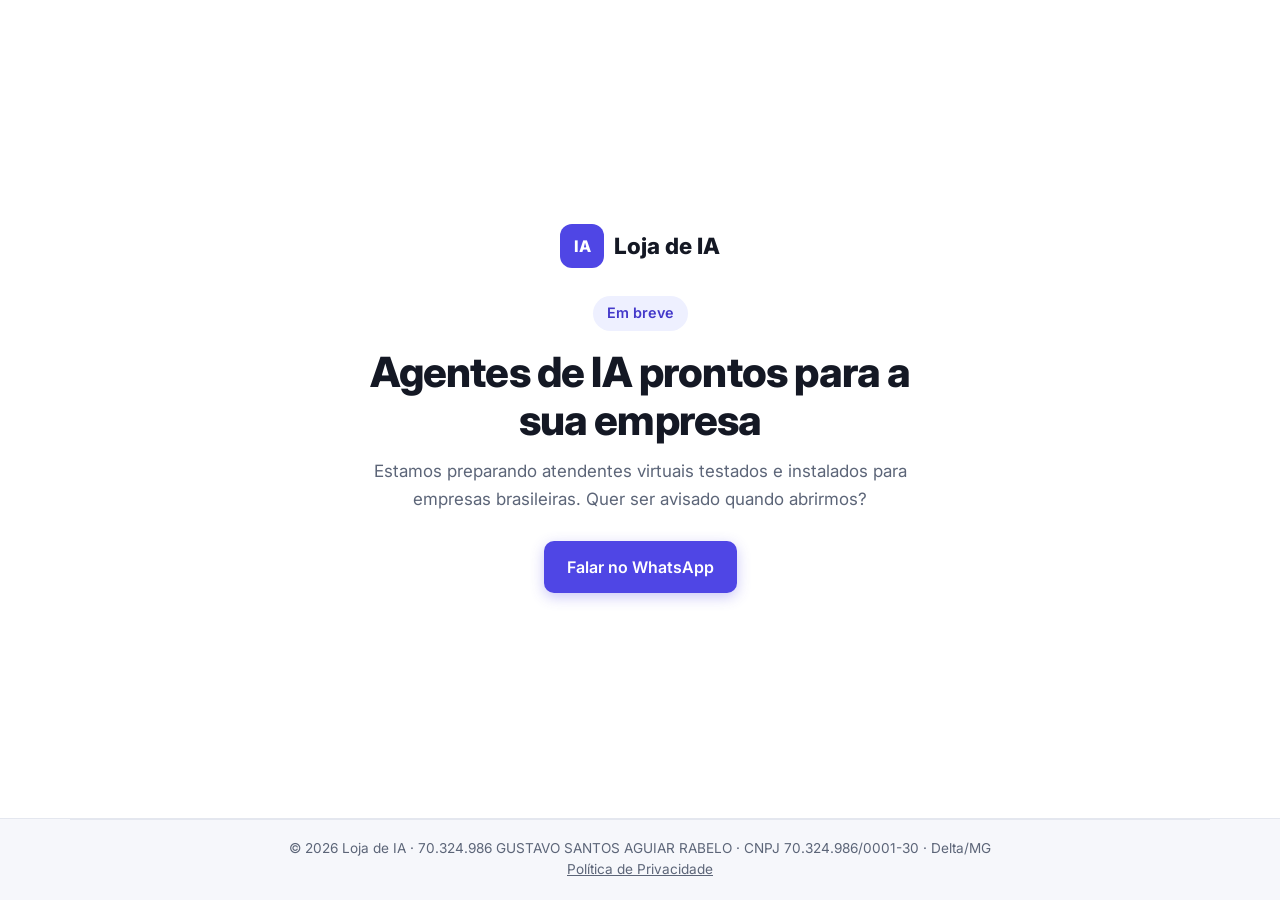
<file: index.html>
<!doctype html>
<html lang="pt-BR">
<head>
  <meta charset="utf-8">
  <meta name="viewport" content="width=device-width, initial-scale=1">
  <!-- Verificação de domínio da Meta: NÃO REMOVER -->
  <meta name="facebook-domain-verification" content="jznnwipzaivhgq7q9naep2cr76zywo" />
  <meta name="facebook-domain-verification" content="ydn2iwzgfu4fdg4cpf03a74q3fsa8m" />
  <title>Loja de IA · Em breve</title>
  <meta name="description" content="Agentes de inteligência artificial testados e instalados para empresas brasileiras. Em breve.">
  <link rel="icon" href="data:image/svg+xml,<svg xmlns='http://www.w3.org/2000/svg' viewBox='0 0 100 100'><rect width='100' height='100' rx='22' fill='%234f46e5'/><text x='50' y='66' font-size='46' text-anchor='middle' fill='white' font-family='Arial' font-weight='bold'>IA</text></svg>">
  <link rel="preconnect" href="https://fonts.googleapis.com">
  <link href="https://fonts.googleapis.com/css2?family=Inter:wght@400;500;600;700;800&display=swap" rel="stylesheet">
  <link rel="stylesheet" href="styles.css">
  <style>
    body { min-height: 100vh; display: flex; flex-direction: column; }
    .breve { flex: 1; display: grid; place-items: center; padding: 56px 16px; }
    .breve-in { max-width: 560px; text-align: center; }
    .breve .logo { font-size: 1.4rem; margin-bottom: 28px; }
    .breve .logo-marca { width: 44px; height: 44px; border-radius: 12px; font-size: 1rem; }
    .selo { display: inline-block; padding: 6px 14px; border-radius: 999px; background: var(--accent-soft); color: var(--accent-text); font-weight: 600; font-size: .9rem; margin-bottom: 18px; }
    .breve h1 { font-size: clamp(1.8rem, 5vw, 2.6rem); line-height: 1.15; margin: 0 0 14px; }
    .breve p { color: var(--muted); font-size: 1.06rem; line-height: 1.6; margin: 0 0 28px; }
    .rodape { margin-top: 0; padding: 0 0 20px; }
    .rodape-base { margin-top: 0; text-align: center; }
    .rodape-base a { color: var(--muted); text-decoration: underline; }
  </style>
</head>
<body>
  <main class="breve">
    <div class="breve-in">
      <div class="logo"><span class="logo-marca">IA</span> Loja de IA</div>
      <div><span class="selo">Em breve</span></div>
      <h1>Agentes de IA prontos para a sua empresa</h1>
      <p>Estamos preparando atendentes virtuais testados e instalados para empresas brasileiras. Quer ser avisado quando abrirmos?</p>
      <a class="btn btn-pri" href="https://wa.me/5534991287810?text=Ol%C3%A1!%20Quero%20saber%20quando%20a%20Loja%20de%20IA%20abrir.">Falar no WhatsApp</a>
    </div>
  </main>

  <footer class="rodape">
    <div class="container rodape-base">
      © 2026 Loja de IA · 70.324.986 GUSTAVO SANTOS AGUIAR RABELO · CNPJ 70.324.986/0001-30 · Delta/MG<br>
      <a href="privacidade.html">Política de Privacidade</a>
    </div>
  </footer>
</body>
</html>
</file>
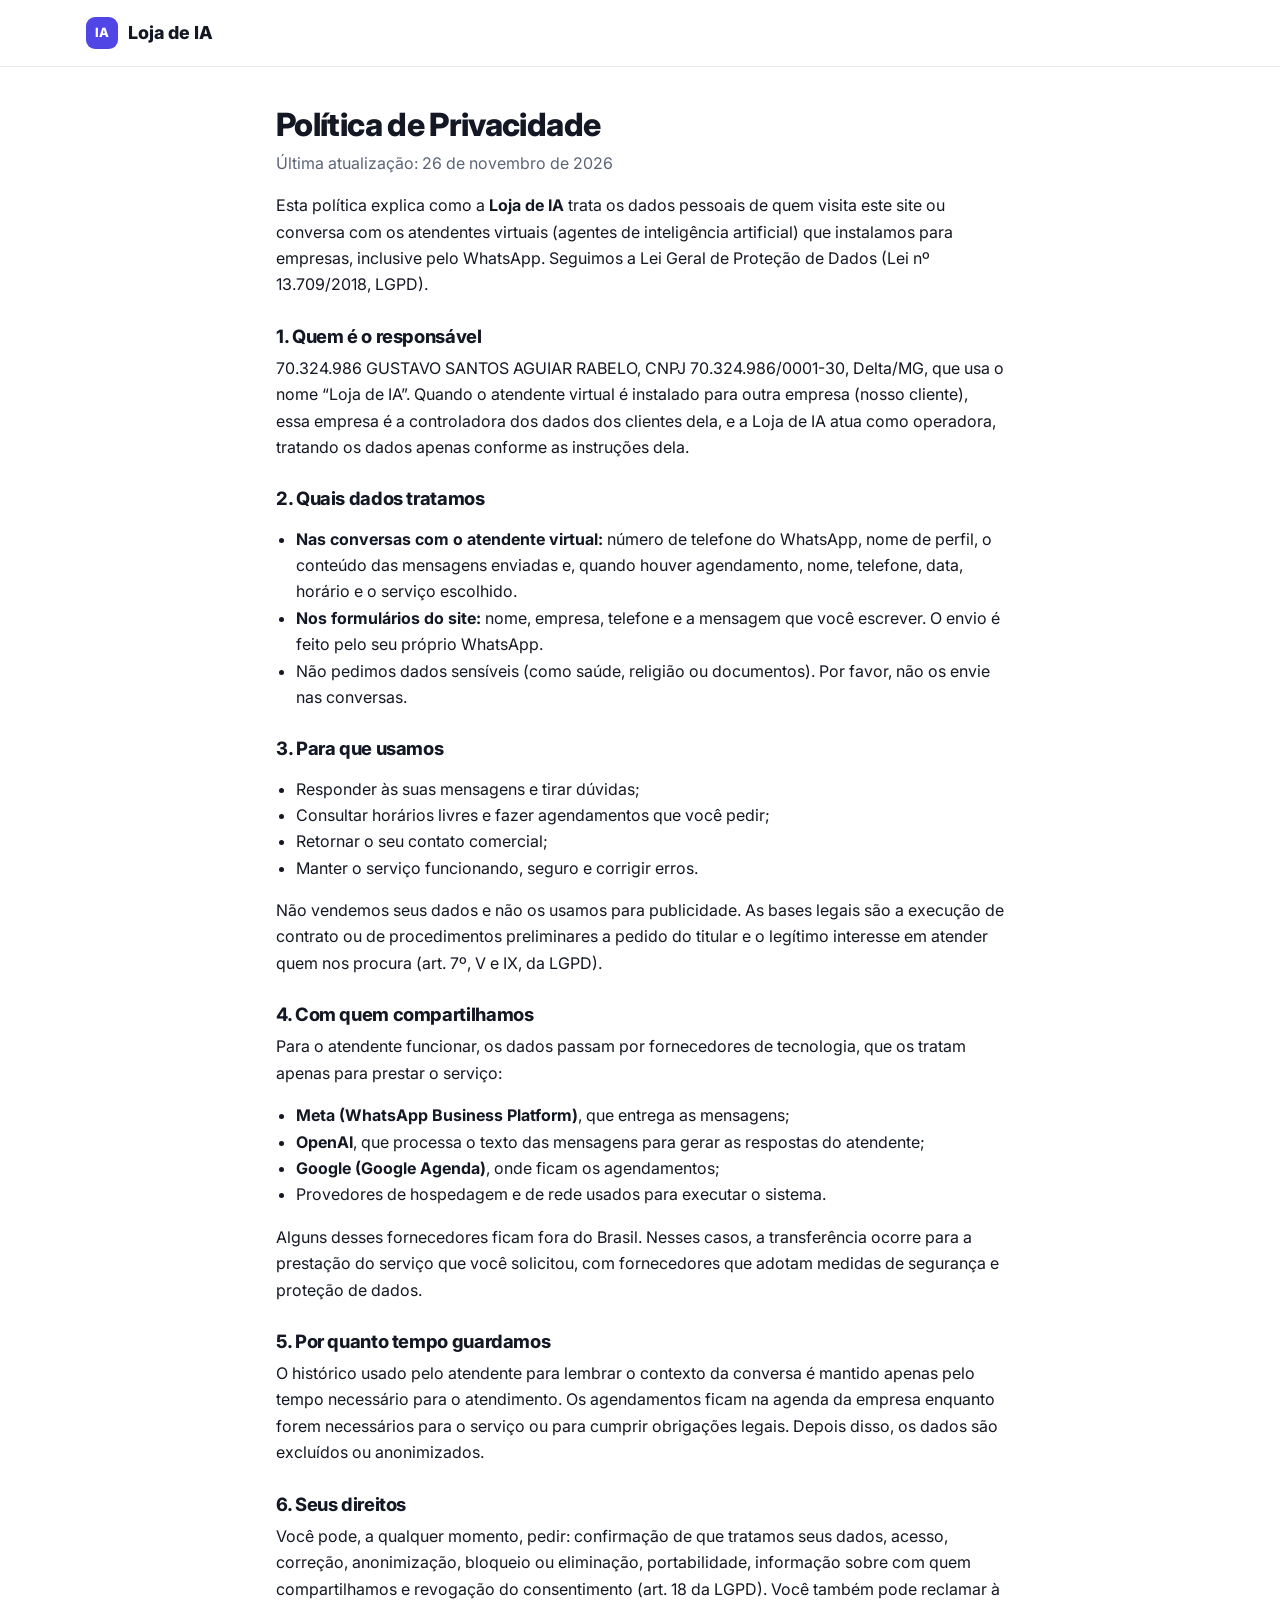
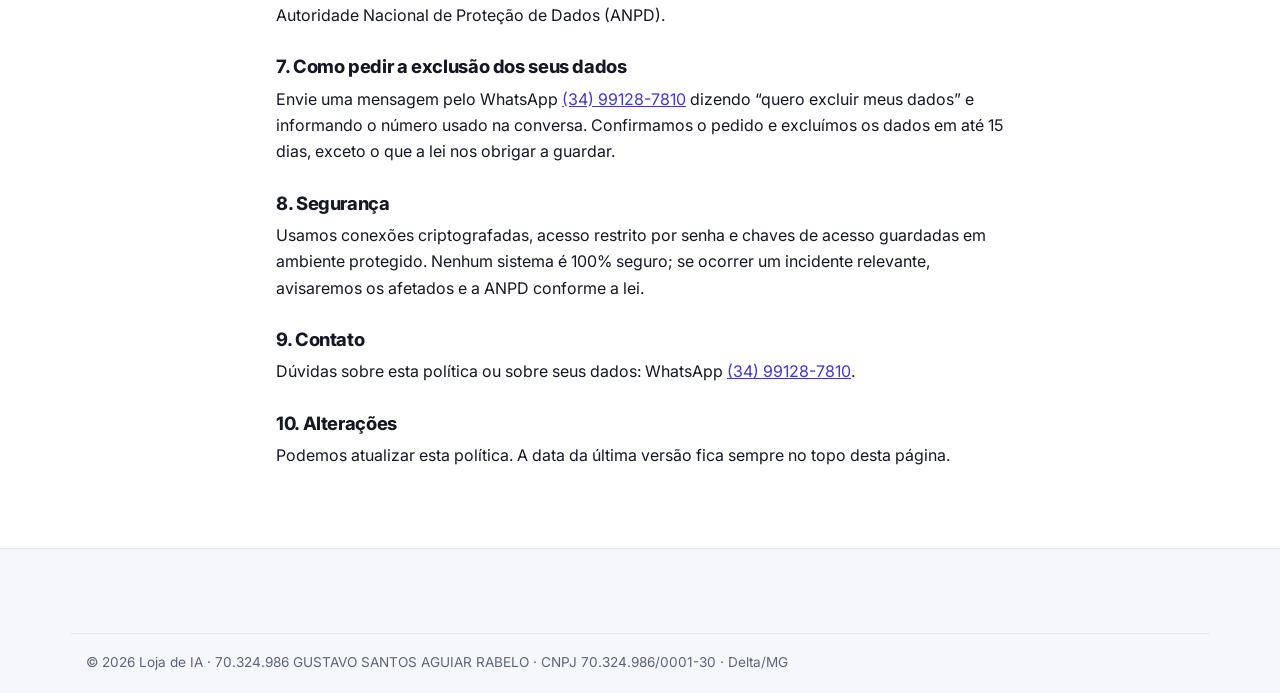
<file: privacidade.html>
<!doctype html>
<html lang="pt-BR">
<head>
  <meta charset="utf-8">
  <meta name="viewport" content="width=device-width, initial-scale=1">
  <title>Política de Privacidade · Loja de IA</title>
  <meta name="description" content="Como a Loja de IA e seus atendentes virtuais tratam os seus dados pessoais, conforme a LGPD.">
  <link rel="icon" href="data:image/svg+xml,<svg xmlns='http://www.w3.org/2000/svg' viewBox='0 0 100 100'><rect width='100' height='100' rx='22' fill='%234f46e5'/><text x='50' y='66' font-size='46' text-anchor='middle' fill='white' font-family='Arial' font-weight='bold'>IA</text></svg>">
  <link href="https://fonts.googleapis.com/css2?family=Inter:wght@400;500;600;700;800&display=swap" rel="stylesheet">
  <link rel="stylesheet" href="styles.css">
  <style>
    .doc { max-width: 760px; margin: 0 auto; padding: 40px 16px 24px; }
    .doc h1 { font-size: 2rem; margin: 0 0 6px; }
    .doc h2 { font-size: 1.15rem; margin: 28px 0 8px; }
    .doc p, .doc li { color: var(--ink); line-height: 1.65; }
    .doc ul { padding-left: 20px; }
    .doc .muted { color: var(--muted); }
    .doc a { color: var(--accent-text); text-decoration: underline; }
  </style>
</head>
<body>
  <header class="topo">
    <div class="container topo-in">
      <a href="./#/" class="logo"><span class="logo-marca">IA</span> Loja de IA</a>
    </div>
  </header>

  <main class="doc">
    <h1>Política de Privacidade</h1>
    <p class="muted">Última atualização: 26 de novembro de 2026</p>

    <p>Esta política explica como a <b>Loja de IA</b> trata os dados pessoais de quem visita este site ou conversa com os atendentes virtuais (agentes de inteligência artificial) que instalamos para empresas, inclusive pelo WhatsApp. Seguimos a Lei Geral de Proteção de Dados (Lei nº 13.709/2018, LGPD).</p>

    <h2>1. Quem é o responsável</h2>
    <p>70.324.986 GUSTAVO SANTOS AGUIAR RABELO, CNPJ 70.324.986/0001-30, Delta/MG, que usa o nome “Loja de IA”. Quando o atendente virtual é instalado para outra empresa (nosso cliente), essa empresa é a controladora dos dados dos clientes dela, e a Loja de IA atua como operadora, tratando os dados apenas conforme as instruções dela.</p>

    <h2>2. Quais dados tratamos</h2>
    <ul>
      <li><b>Nas conversas com o atendente virtual:</b> número de telefone do WhatsApp, nome de perfil, o conteúdo das mensagens enviadas e, quando houver agendamento, nome, telefone, data, horário e o serviço escolhido.</li>
      <li><b>Nos formulários do site:</b> nome, empresa, telefone e a mensagem que você escrever. O envio é feito pelo seu próprio WhatsApp.</li>
      <li>Não pedimos dados sensíveis (como saúde, religião ou documentos). Por favor, não os envie nas conversas.</li>
    </ul>

    <h2>3. Para que usamos</h2>
    <ul>
      <li>Responder às suas mensagens e tirar dúvidas;</li>
      <li>Consultar horários livres e fazer agendamentos que você pedir;</li>
      <li>Retornar o seu contato comercial;</li>
      <li>Manter o serviço funcionando, seguro e corrigir erros.</li>
    </ul>
    <p>Não vendemos seus dados e não os usamos para publicidade. As bases legais são a execução de contrato ou de procedimentos preliminares a pedido do titular e o legítimo interesse em atender quem nos procura (art. 7º, V e IX, da LGPD).</p>

    <h2>4. Com quem compartilhamos</h2>
    <p>Para o atendente funcionar, os dados passam por fornecedores de tecnologia, que os tratam apenas para prestar o serviço:</p>
    <ul>
      <li><b>Meta (WhatsApp Business Platform)</b>, que entrega as mensagens;</li>
      <li><b>OpenAI</b>, que processa o texto das mensagens para gerar as respostas do atendente;</li>
      <li><b>Google (Google Agenda)</b>, onde ficam os agendamentos;</li>
      <li>Provedores de hospedagem e de rede usados para executar o sistema.</li>
    </ul>
    <p>Alguns desses fornecedores ficam fora do Brasil. Nesses casos, a transferência ocorre para a prestação do serviço que você solicitou, com fornecedores que adotam medidas de segurança e proteção de dados.</p>

    <h2>5. Por quanto tempo guardamos</h2>
    <p>O histórico usado pelo atendente para lembrar o contexto da conversa é mantido apenas pelo tempo necessário para o atendimento. Os agendamentos ficam na agenda da empresa enquanto forem necessários para o serviço ou para cumprir obrigações legais. Depois disso, os dados são excluídos ou anonimizados.</p>

    <h2>6. Seus direitos</h2>
    <p>Você pode, a qualquer momento, pedir: confirmação de que tratamos seus dados, acesso, correção, anonimização, bloqueio ou eliminação, portabilidade, informação sobre com quem compartilhamos e revogação do consentimento (art. 18 da LGPD). Você também pode reclamar à Autoridade Nacional de Proteção de Dados (ANPD).</p>

    <h2 id="exclusao">7. Como pedir a exclusão dos seus dados</h2>
    <p>Envie uma mensagem pelo WhatsApp <a href="https://wa.me/5534991287810">(34) 99128-7810</a> dizendo “quero excluir meus dados” e informando o número usado na conversa. Confirmamos o pedido e excluímos os dados em até 15 dias, exceto o que a lei nos obrigar a guardar.</p>

    <h2>8. Segurança</h2>
    <p>Usamos conexões criptografadas, acesso restrito por senha e chaves de acesso guardadas em ambiente protegido. Nenhum sistema é 100% seguro; se ocorrer um incidente relevante, avisaremos os afetados e a ANPD conforme a lei.</p>

    <h2>9. Contato</h2>
    <p>Dúvidas sobre esta política ou sobre seus dados: WhatsApp <a href="https://wa.me/5534991287810">(34) 99128-7810</a>.</p>

    <h2>10. Alterações</h2>
    <p>Podemos atualizar esta política. A data da última versão fica sempre no topo desta página.</p>
  </main>

  <footer class="rodape">
    <div class="container rodape-base">
      © 2026 Loja de IA · 70.324.986 GUSTAVO SANTOS AGUIAR RABELO · CNPJ 70.324.986/0001-30 · Delta/MG
    </div>
  </footer>
</body>
</html>
</file>
<file: styles.css>
:root {
  --bg: #ffffff;
  --bg-alt: #f6f7fb;
  --card: #ffffff;
  --ink: #141824;
  --muted: #5c6578;
  --line: #e4e7ef;
  --accent: #4f46e5;
  --accent-ink: #ffffff;
  --accent-soft: #eef0ff;
  --accent-text: #4338ca;
  --ok: #15803d;
  --shadow: 0 1px 2px rgba(20, 24, 36, .05), 0 6px 20px rgba(20, 24, 36, .06);
  --radius: 14px;
}
@media (prefers-color-scheme: dark) {
  :root {
    --bg: #0e1118;
    --bg-alt: #141823;
    --card: #181d29;
    --ink: #eceef4;
    --muted: #9aa3b5;
    --line: #262c3a;
    --accent: #6d66f2;
    --accent-soft: #23234a;
    --accent-text: #a5a1ff;
    --ok: #4ade80;
    --shadow: 0 1px 2px rgba(0, 0, 0, .3), 0 6px 20px rgba(0, 0, 0, .25);
  }
}

* { box-sizing: border-box; }
html { scroll-behavior: smooth; }
body {
  margin: 0;
  font-family: "Inter", "Segoe UI", Arial, sans-serif;
  background: var(--bg);
  color: var(--ink);
  line-height: 1.55;
  -webkit-font-smoothing: antialiased;
}
a { color: inherit; text-decoration: none; }
img { max-width: 100%; }
h1, h2, h3 { line-height: 1.15; letter-spacing: -.02em; margin: 0 0 .5em; }
h1 { font-size: clamp(2rem, 5vw, 3.4rem); font-weight: 800; }
h2 { font-size: clamp(1.5rem, 3.2vw, 2.2rem); font-weight: 750; }
h3 { font-size: 1.15rem; font-weight: 650; }
p { margin: 0 0 1em; }

.container { width: 100%; max-width: 1140px; margin: 0 auto; padding: 0 16px; }
.secao { padding: 64px 0; }
.secao-alt { background: var(--bg-alt); }
.secao-titulo { text-align: center; max-width: 640px; margin: 0 auto 40px; }
.secao-titulo p { color: var(--muted); }
.etiqueta { display: inline-block; font-size: .78rem; font-weight: 700; letter-spacing: .1em; text-transform: uppercase; color: var(--accent-text); margin-bottom: 10px; }
.muted { color: var(--muted); }

/* Botões */
.btn {
  display: inline-flex; align-items: center; justify-content: center; gap: 8px;
  padding: 13px 22px; border-radius: 10px; font-weight: 600; font-size: 1rem;
  border: 1.5px solid transparent; cursor: pointer; font-family: inherit;
  transition: transform .12s ease, background .15s ease, box-shadow .15s ease;
}
.btn:hover { transform: translateY(-1px); }
.btn-pri { background: var(--accent); color: var(--accent-ink); box-shadow: 0 4px 14px rgba(79, 70, 229, .3); }
.btn-pri:hover { filter: brightness(1.08); }
.btn-sec { background: transparent; color: var(--ink); border-color: var(--line); }
.btn-sec:hover { border-color: var(--accent); color: var(--accent-text); }
.btn-p { padding: 9px 16px; font-size: .92rem; }
.btn-bloco { width: 100%; }

/* Topo */
.aviso-lancamento { background: var(--accent-soft); color: var(--ink); text-align: center; font-size: .88rem; padding: 8px 16px; }
.aviso-lancamento a { color: var(--accent-text); font-weight: 600; text-decoration: underline; }
.topo { position: sticky; top: 0; z-index: 20; background: color-mix(in srgb, var(--bg) 88%, transparent); backdrop-filter: blur(10px); border-bottom: 1px solid var(--line); }
.topo-in { display: flex; align-items: center; justify-content: space-between; height: 66px; }
.logo { display: inline-flex; align-items: center; gap: 10px; font-weight: 800; font-size: 1.12rem; }
.logo-marca { display: inline-grid; place-items: center; width: 32px; height: 32px; border-radius: 9px; background: var(--accent); color: #fff; font-size: .8rem; font-weight: 800; }
.menu { display: flex; align-items: center; gap: 26px; font-weight: 500; }
.menu a:not(.btn):hover, .menu a.ativo { color: var(--accent-text); }
.menu-btn { display: none; background: none; border: 1px solid var(--line); color: var(--ink); border-radius: 8px; font-size: 1.2rem; padding: 4px 11px; cursor: pointer; }

/* Hero */
.hero { padding: 80px 0 64px; background: radial-gradient(1000px 400px at 50% -10%, var(--accent-soft), transparent 70%); text-align: center; }
.hero p.sub { font-size: 1.18rem; color: var(--muted); max-width: 640px; margin: 0 auto 30px; }
.hero-acoes { display: flex; gap: 12px; justify-content: center; flex-wrap: wrap; }
.hero-provas { display: flex; gap: 28px; justify-content: center; flex-wrap: wrap; margin-top: 40px; color: var(--muted); font-size: .95rem; }
.hero-provas span::before { content: "✓ "; color: var(--ok); font-weight: 700; }

/* Grade e cards */
.grade { display: grid; grid-template-columns: repeat(auto-fill, minmax(280px, 1fr)); gap: 20px; }
.card { background: var(--card); border: 1px solid var(--line); border-radius: var(--radius); padding: 22px; box-shadow: var(--shadow); }
.agente-card { display: flex; flex-direction: column; transition: transform .15s ease, border-color .15s ease; }
.agente-card:hover { transform: translateY(-3px); border-color: var(--accent); }
.agente-topo { display: flex; justify-content: space-between; align-items: flex-start; margin-bottom: 14px; }
.agente-icone { font-size: 1.7rem; width: 52px; height: 52px; display: grid; place-items: center; border-radius: 12px; background: var(--accent-soft); }
.agente-card p { color: var(--muted); font-size: .95rem; flex: 1; }
.agente-preco { display: flex; justify-content: space-between; align-items: center; border-top: 1px solid var(--line); padding-top: 14px; margin-top: 6px; font-size: .9rem; color: var(--muted); }
.agente-preco b { color: var(--ink); font-size: 1.05rem; }
.selo { font-size: .72rem; font-weight: 700; padding: 4px 9px; border-radius: 99px; background: var(--accent-soft); color: var(--accent-text); white-space: nowrap; }
.selo-pop { background: #fef3c7; color: #92400e; }
@media (prefers-color-scheme: dark) { .selo-pop { background: #3a2a0a; color: #fcd34d; } }

/* Passos */
.passos { display: grid; grid-template-columns: repeat(auto-fit, minmax(220px, 1fr)); gap: 20px; counter-reset: passo; }
.passo { position: relative; padding-top: 58px; }
.passo::before { counter-increment: passo; content: counter(passo); position: absolute; top: 18px; left: 22px; width: 32px; height: 32px; border-radius: 50%; background: var(--accent); color: #fff; display: grid; place-items: center; font-weight: 700; }
.passo p { color: var(--muted); margin: 0; }

/* Faixa CTA */
.faixa { background: var(--accent); color: #fff; border-radius: 20px; padding: 44px 32px; display: flex; justify-content: space-between; align-items: center; gap: 24px; flex-wrap: wrap; }
.faixa h2 { margin-bottom: 6px; }
.faixa p { margin: 0; opacity: .9; }
.faixa .btn { background: #fff; color: var(--accent); }

/* Catálogo */
.filtros { display: flex; gap: 12px; flex-wrap: wrap; align-items: center; margin-bottom: 28px; }
.busca { flex: 1 1 260px; padding: 12px 16px; border-radius: 10px; border: 1.5px solid var(--line); background: var(--card); color: var(--ink); font: inherit; }
.busca:focus, .campo input:focus, .campo select:focus, .campo textarea:focus { outline: none; border-color: var(--accent); }
.chips { display: flex; gap: 8px; flex-wrap: wrap; }
.chip { padding: 8px 15px; border-radius: 99px; border: 1.5px solid var(--line); background: var(--card); color: var(--ink); font: inherit; font-size: .9rem; font-weight: 500; cursor: pointer; }
.chip.ativo { background: var(--accent); border-color: var(--accent); color: #fff; }
.vazio { text-align: center; padding: 48px 0; color: var(--muted); }

/* Página do agente */
.voltar { display: inline-block; color: var(--muted); margin-bottom: 22px; font-size: .95rem; }
.voltar:hover { color: var(--accent-text); }
.detalhe { display: grid; grid-template-columns: 1fr 360px; gap: 36px; align-items: start; }
.detalhe-cab { display: flex; gap: 18px; align-items: center; margin-bottom: 18px; }
.detalhe-cab .agente-icone { width: 72px; height: 72px; font-size: 2.3rem; flex: 0 0 72px; }
.detalhe-cab h1 { font-size: clamp(1.7rem, 4vw, 2.5rem); margin: 6px 0 0; }
.lista-check { list-style: none; padding: 0; margin: 0 0 8px; }
.lista-check li { padding: 6px 0 6px 28px; position: relative; }
.lista-check li::before { content: "✓"; position: absolute; left: 0; color: var(--ok); font-weight: 700; }
.tags { display: flex; gap: 8px; flex-wrap: wrap; }
.tag { padding: 5px 11px; border-radius: 8px; background: var(--bg-alt); border: 1px solid var(--line); font-size: .88rem; }
.bloco { margin-bottom: 30px; }
.lateral { position: sticky; top: 90px; }
.plano-opcao { display: block; border: 1.5px solid var(--line); border-radius: 12px; padding: 14px 16px; margin-bottom: 10px; cursor: pointer; }
.plano-opcao:has(input:checked) { border-color: var(--accent); background: var(--accent-soft); }
.plano-opcao input { margin-right: 8px; accent-color: var(--accent); }
.plano-opcao .valor { float: right; font-weight: 700; }
.plano-opcao small { display: block; color: var(--muted); margin: 4px 0 0 24px; }
.linha-info { display: flex; justify-content: space-between; font-size: .92rem; padding: 8px 0; border-bottom: 1px solid var(--line); }
.linha-info:last-of-type { border: 0; margin-bottom: 14px; }

/* Planos */
.planos { display: grid; grid-template-columns: repeat(auto-fit, minmax(290px, 1fr)); gap: 24px; max-width: 820px; margin: 0 auto; }
.plano { position: relative; display: flex; flex-direction: column; }
.plano.destaque { border: 2px solid var(--accent); }
.plano .selo { position: absolute; top: -12px; right: 20px; background: var(--accent); color: #fff; }
.plano .preco { font-size: 1.05rem; color: var(--muted); margin-bottom: 16px; }
.plano .preco b { font-size: 2.2rem; color: var(--ink); }
.plano .lista-check { flex: 1; margin-bottom: 20px; }
.tabela-wrap { overflow-x: auto; margin-top: 48px; border: 1px solid var(--line); border-radius: var(--radius); }
table { width: 100%; border-collapse: collapse; background: var(--card); font-size: .94rem; }
th, td { padding: 12px 16px; text-align: left; border-bottom: 1px solid var(--line); white-space: nowrap; }
th { background: var(--bg-alt); font-weight: 600; }
tr:last-child td { border-bottom: 0; }
td a:hover { color: var(--accent-text); }

/* FAQ */
.faq { max-width: 760px; margin: 0 auto; }
.faq details { border-bottom: 1px solid var(--line); padding: 16px 0; }
.faq summary { font-weight: 600; cursor: pointer; list-style: none; display: flex; justify-content: space-between; gap: 12px; }
.faq summary::after { content: "+"; color: var(--accent-text); font-size: 1.3rem; line-height: 1; }
.faq details[open] summary::after { content: "−"; }
.faq details p { margin: 10px 0 0; color: var(--muted); }

/* Formulários */
.form-wrap { display: grid; grid-template-columns: 1fr 1.2fr; gap: 40px; align-items: start; }
.form { display: grid; gap: 16px; }
.duas { display: grid; grid-template-columns: 1fr 1fr; gap: 16px; }
.campo label { display: block; font-weight: 600; font-size: .92rem; margin-bottom: 6px; }
.campo input, .campo select, .campo textarea { width: 100%; padding: 12px 14px; border-radius: 10px; border: 1.5px solid var(--line); background: var(--card); color: var(--ink); font: inherit; }
.campo textarea { min-height: 110px; resize: vertical; }
.aviso { font-size: .86rem; color: var(--muted); margin: 0; }
.sucesso { text-align: center; padding: 40px 24px; }
.sucesso .grande { font-size: 3rem; }

/* Rodapé */
.rodape { border-top: 1px solid var(--line); padding: 48px 0 20px; background: var(--bg-alt); margin-top: 40px; }
.rodape-in { display: grid; grid-template-columns: 2fr 1fr 1fr; gap: 32px; }
.rodape p { color: var(--muted); max-width: 340px; margin-top: 12px; font-size: .94rem; }
.rodape h4 { margin: 0 0 12px; font-size: .95rem; }
.rodape-in > div > a:not(.logo) { display: block; color: var(--muted); padding: 4px 0; font-size: .94rem; }
.rodape-in > div > a:not(.logo):hover { color: var(--accent-text); }
.rodape-base { color: var(--muted); font-size: .85rem; margin-top: 36px; padding-top: 18px; border-top: 1px solid var(--line); }

/* Celular */
@media (max-width: 860px) {
  .detalhe, .form-wrap { grid-template-columns: 1fr; }
  .lateral { position: static; }
  .rodape-in { grid-template-columns: 1fr 1fr; }
  .rodape-in > div:first-child { grid-column: 1 / -1; }
}
@media (max-width: 720px) {
  .menu-btn { display: block; }
  .menu { display: none; position: absolute; top: 66px; left: 0; right: 0; flex-direction: column; align-items: stretch; gap: 0; background: var(--bg); border-bottom: 1px solid var(--line); padding: 8px 16px 16px; }
  .menu.aberto { display: flex; }
  .menu a:not(.btn) { padding: 12px 0; border-bottom: 1px solid var(--line); }
  .menu .btn { margin-top: 12px; }
  .secao { padding: 48px 0; }
  .hero { padding: 56px 0 48px; }
  .duas { grid-template-columns: 1fr; }
  .faixa { padding: 32px 22px; }
  .faixa .btn { width: 100%; }
}
</file>
